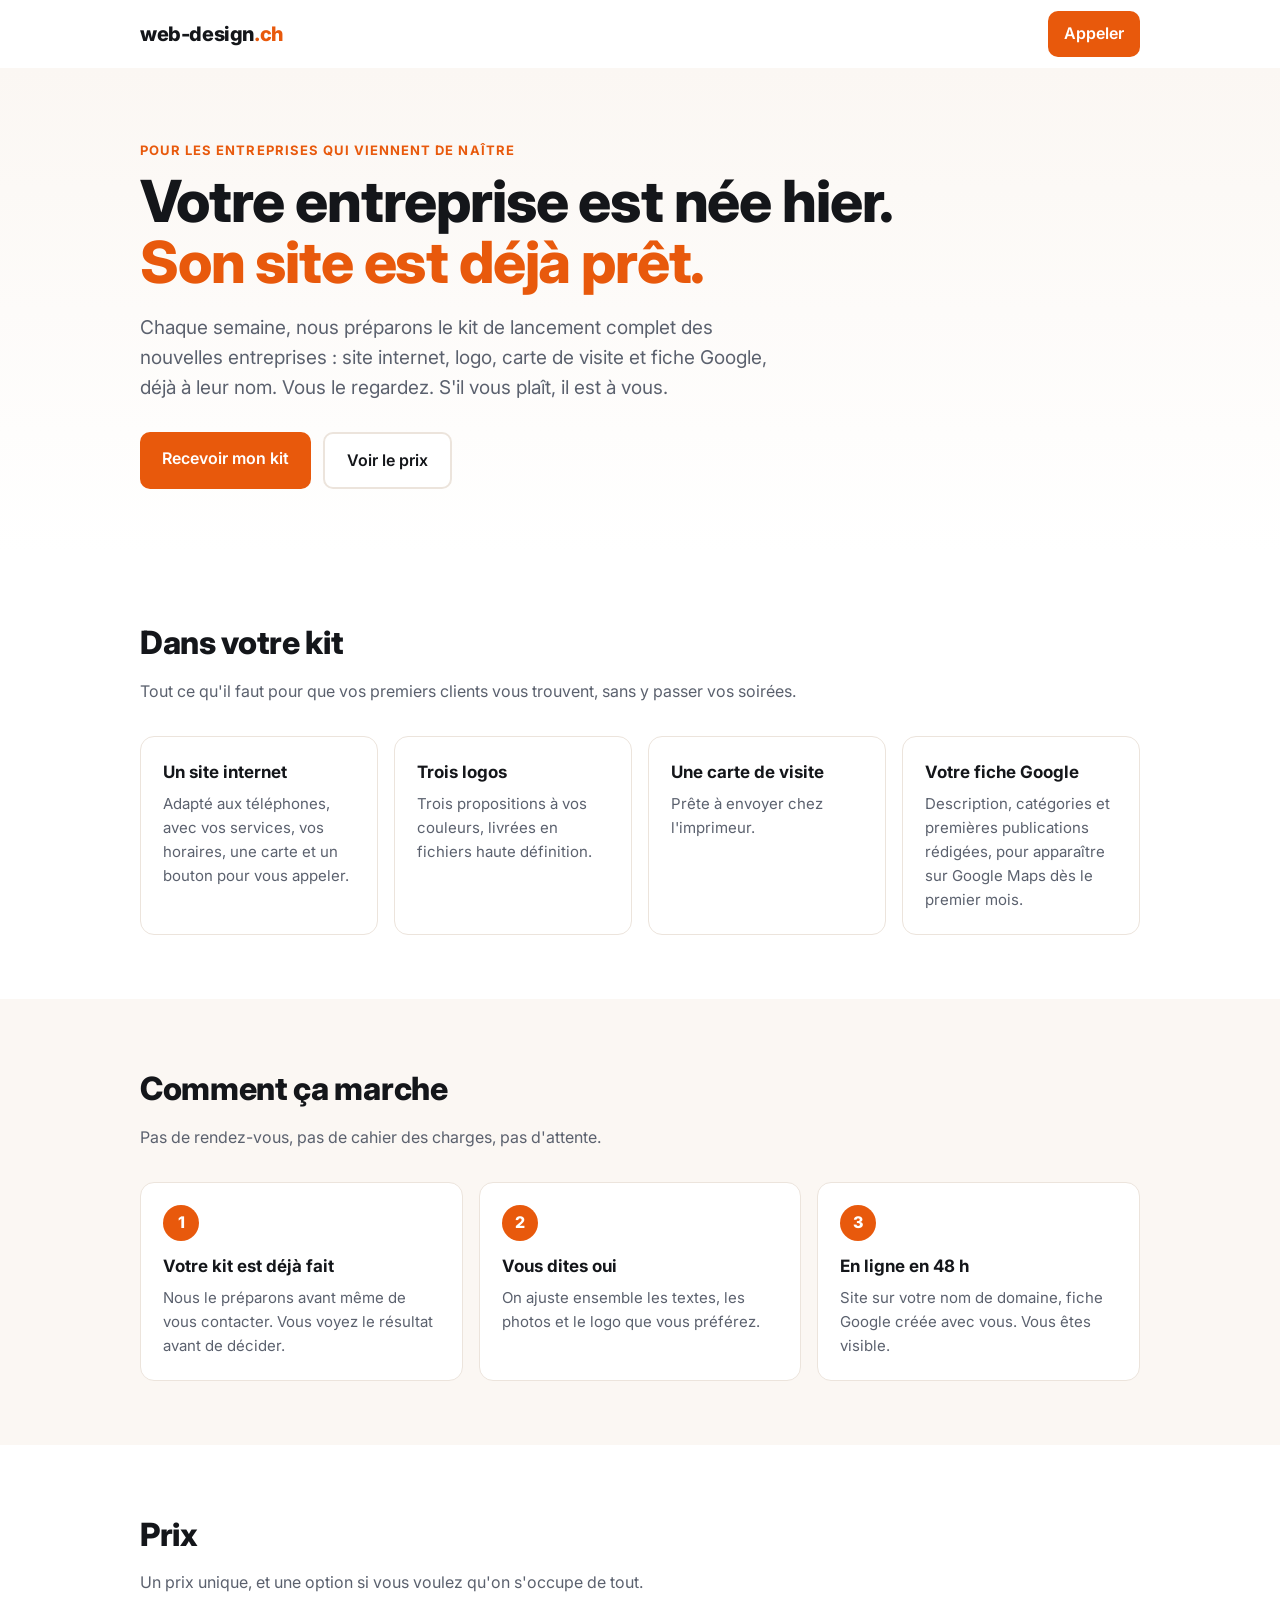
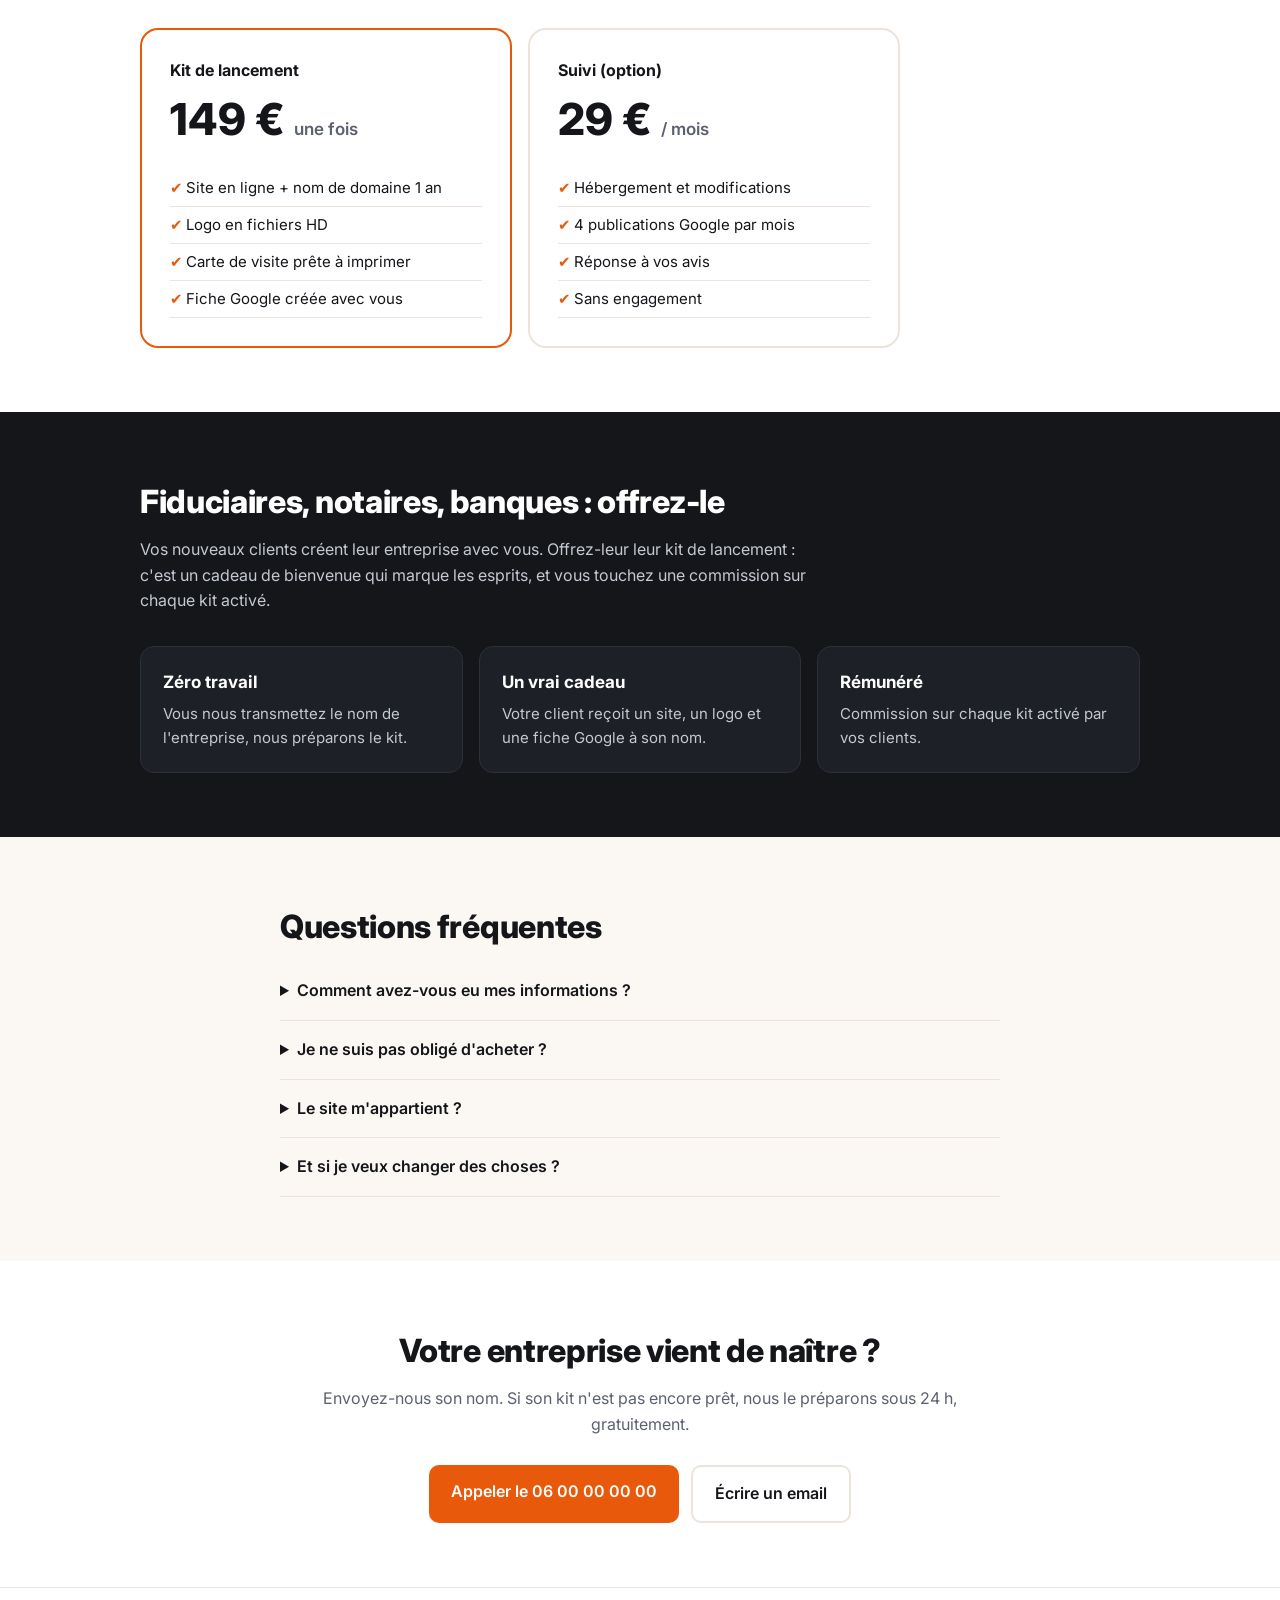
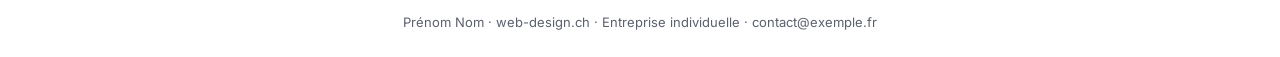
<file: jour-un/agence/index.html>
<!DOCTYPE html>
<html lang="fr">
<head>
<meta charset="utf-8">
<meta name="viewport" content="width=device-width, initial-scale=1">
<title>web-design.ch — le kit de lancement des nouvelles entreprises</title>
<meta name="description" content="Votre entreprise vient de naître ? Site internet, logo, carte de visite et fiche Google : votre kit de lancement est déjà prêt, à votre nom.">
<link rel="preconnect" href="https://fonts.googleapis.com">
<link href="https://fonts.googleapis.com/css2?family=Inter:wght@400;600;800&display=swap" rel="stylesheet">
<style>
:root{--c:#e8590c;--ink:#14161a;--muted:#5b616e;--soft:#fbf7f3;--line:#ece4dc}
*{box-sizing:border-box;margin:0;padding:0}
body{font-family:Inter,system-ui,sans-serif;color:var(--ink);background:#fff;line-height:1.6}
.wrap{max-width:1040px;margin:0 auto;padding:0 20px}
header .wrap{display:flex;justify-content:space-between;align-items:center;height:68px}
.logo{font-weight:800;font-size:20px;letter-spacing:-.02em}.logo span{color:var(--c)}
.btn{display:inline-block;background:var(--c);color:#fff;text-decoration:none;font-weight:600;padding:14px 22px;border-radius:10px}
header .btn{padding:10px 16px;white-space:nowrap}
.btn.ghost{background:#fff;color:var(--ink);border:2px solid var(--line)}
.hero{padding:72px 0 64px;background:linear-gradient(180deg,var(--soft),#fff)}
.hero .sur{color:var(--c);font-weight:700;text-transform:uppercase;letter-spacing:.08em;font-size:13px}
.hero h1{font-size:clamp(34px,5.4vw,58px);line-height:1.05;font-weight:800;max-width:820px;margin:10px 0 0;letter-spacing:-.02em}
.hero h1 em{font-style:normal;color:var(--c)}
.hero p{font-size:19px;color:var(--muted);max-width:640px;margin:20px 0 28px}
.ctas{display:flex;gap:12px;flex-wrap:wrap}
section{padding:64px 0}
h2{font-size:32px;font-weight:800;margin-bottom:10px;letter-spacing:-.01em}
.lead{color:var(--muted);margin-bottom:32px;max-width:680px}
.grid{display:grid;grid-template-columns:repeat(auto-fit,minmax(220px,1fr));gap:16px}
.card{border:1px solid var(--line);border-radius:14px;padding:22px;background:#fff}
.card b{display:block;margin-bottom:6px;font-size:17px}
.card p{color:var(--muted);font-size:15px}
.num{width:36px;height:36px;border-radius:50%;background:var(--c);color:#fff;display:grid;place-items:center;font-weight:800;margin-bottom:12px}
.alt{background:var(--soft)}
.prix{display:grid;grid-template-columns:repeat(auto-fit,minmax(260px,1fr));gap:16px;max-width:760px}
.offre{border:2px solid var(--line);border-radius:18px;padding:28px;background:#fff}
.offre.main{border-color:var(--c)}
.offre .montant{font-size:44px;font-weight:800}.offre .montant small{font-size:17px;color:var(--muted);font-weight:600}
.offre ul{list-style:none;margin:16px 0 0}
.offre li{padding:6px 0;border-bottom:1px solid var(--line);font-size:15px}
.offre li::before{content:"✔ ";color:var(--c);font-weight:800}
details{border-bottom:1px solid var(--line);padding:16px 0}
summary{font-weight:600;cursor:pointer}
details p{color:var(--muted);margin-top:8px}
.partenaires{background:var(--ink);color:#fff}
.partenaires .lead{color:#c4c8d0}
.partenaires .card{background:#1d2026;border-color:#2c3038}
.partenaires .card p{color:#c4c8d0}
.contact{text-align:center}
.contact .lead{margin:0 auto 28px}
.contact .ctas{justify-content:center}
footer{padding:24px 0;color:var(--muted);font-size:13px;text-align:center;border-top:1px solid var(--line)}
</style>
</head>
<body>
<!-- ======= À MODIFIER : tes coordonnées (remplacées automatiquement par la machine) ======= -->
<script>
const MOI = {
  nom: "Prénom Nom",
  telephone: "06 00 00 00 00",
  email: "contact@exemple.fr",
  ville: "ta ville",
  siret: "",
  prix_kit: 149,
  prix_mois: 29,
  devise: "€",
};
</script>
<!-- ======================================================================================= -->

<header><div class="wrap">
  <div class="logo">web-design<span>.ch</span></div>
  <a class="btn" data-tel href="#">Appeler</a>
</div></header>

<section class="hero"><div class="wrap">
  <div class="sur">Pour les entreprises qui viennent de naître</div>
  <h1>Votre entreprise est née hier.<br><em>Son site est déjà prêt.</em></h1>
  <p>Chaque semaine, nous préparons le kit de lancement complet des nouvelles entreprises : site internet, logo, carte de visite et fiche Google, déjà à leur nom. Vous le regardez. S'il vous plaît, il est à vous.</p>
  <div class="ctas">
    <a class="btn" href="#contact">Recevoir mon kit</a>
    <a class="btn ghost" href="#prix">Voir le prix</a>
  </div>
</div></section>

<section><div class="wrap">
  <h2>Dans votre kit</h2>
  <p class="lead">Tout ce qu'il faut pour que vos premiers clients vous trouvent, sans y passer vos soirées.</p>
  <div class="grid">
    <div class="card"><b>Un site internet</b><p>Adapté aux téléphones, avec vos services, vos horaires, une carte et un bouton pour vous appeler.</p></div>
    <div class="card"><b>Trois logos</b><p>Trois propositions à vos couleurs, livrées en fichiers haute définition.</p></div>
    <div class="card"><b>Une carte de visite</b><p>Prête à envoyer chez l'imprimeur.</p></div>
    <div class="card"><b>Votre fiche Google</b><p>Description, catégories et premières publications rédigées, pour apparaître sur Google Maps dès le premier mois.</p></div>
  </div>
</div></section>

<section class="alt"><div class="wrap">
  <h2>Comment ça marche</h2>
  <p class="lead">Pas de rendez-vous, pas de cahier des charges, pas d'attente.</p>
  <div class="grid">
    <div class="card"><div class="num">1</div><b>Votre kit est déjà fait</b><p>Nous le préparons avant même de vous contacter. Vous voyez le résultat avant de décider.</p></div>
    <div class="card"><div class="num">2</div><b>Vous dites oui</b><p>On ajuste ensemble les textes, les photos et le logo que vous préférez.</p></div>
    <div class="card"><div class="num">3</div><b>En ligne en 48 h</b><p>Site sur votre nom de domaine, fiche Google créée avec vous. Vous êtes visible.</p></div>
  </div>
</div></section>

<section id="prix"><div class="wrap">
  <h2>Prix</h2>
  <p class="lead">Un prix unique, et une option si vous voulez qu'on s'occupe de tout.</p>
  <div class="prix">
    <div class="offre main">
      <b>Kit de lancement</b>
      <div class="montant"><span data-prix-kit></span> <small>une fois</small></div>
      <ul><li>Site en ligne + nom de domaine 1 an</li><li>Logo en fichiers HD</li><li>Carte de visite prête à imprimer</li><li>Fiche Google créée avec vous</li></ul>
    </div>
    <div class="offre">
      <b>Suivi (option)</b>
      <div class="montant"><span data-prix-mois></span> <small>/ mois</small></div>
      <ul><li>Hébergement et modifications</li><li>4 publications Google par mois</li><li>Réponse à vos avis</li><li>Sans engagement</li></ul>
    </div>
  </div>
</div></section>

<section class="partenaires"><div class="wrap">
  <h2>Fiduciaires, notaires, banques : offrez-le</h2>
  <p class="lead">Vos nouveaux clients créent leur entreprise avec vous. Offrez-leur leur kit de lancement : c'est un cadeau de bienvenue qui marque les esprits, et vous touchez une commission sur chaque kit activé.</p>
  <div class="grid">
    <div class="card"><b>Zéro travail</b><p>Vous nous transmettez le nom de l'entreprise, nous préparons le kit.</p></div>
    <div class="card"><b>Un vrai cadeau</b><p>Votre client reçoit un site, un logo et une fiche Google à son nom.</p></div>
    <div class="card"><b>Rémunéré</b><p>Commission sur chaque kit activé par vos clients.</p></div>
  </div>
</div></section>

<section class="alt"><div class="wrap" style="max-width:760px">
  <h2>Questions fréquentes</h2>
  <details><summary>Comment avez-vous eu mes informations ?</summary><p>Le nom, l'adresse et l'activité des nouvelles entreprises sont publics : ils sont publiés officiellement par le registre du commerce. Nous ne les utilisons que pour préparer votre kit, et un simple « stop » suffit pour qu'il soit supprimé.</p></details>
  <details><summary>Je ne suis pas obligé d'acheter ?</summary><p>Non. Le kit a été préparé à nos frais. S'il ne vous plaît pas, vous ne payez rien.</p></details>
  <details><summary>Le site m'appartient ?</summary><p>Oui. Le nom de domaine est à votre nom et vous pouvez récupérer les fichiers à tout moment.</p></details>
  <details><summary>Et si je veux changer des choses ?</summary><p>Textes, couleurs, photos, logo : on ajuste ensemble avant la mise en ligne. C'est compris dans le prix.</p></details>
</div></section>

<section id="contact" class="contact"><div class="wrap">
  <h2>Votre entreprise vient de naître ?</h2>
  <p class="lead">Envoyez-nous son nom. Si son kit n'est pas encore prêt, nous le préparons sous 24 h, gratuitement.</p>
  <div class="ctas">
    <a class="btn" data-tel data-tel-num href="#">Appeler</a>
    <a class="btn ghost" data-mail href="#">Écrire un email</a>
  </div>
</div></section>

<footer><span data-nom></span> · web-design.ch · Entreprise individuelle<span data-siret-bloc> · N° <span data-siret></span></span> · <span data-email></span></footer>

<script>
const telLien = "tel:" + MOI.telephone.replace(/\s/g, "");
document.querySelectorAll("[data-tel]").forEach(a => { a.href = telLien; });
document.querySelectorAll("[data-tel-num]").forEach(a => { a.textContent = "Appeler le " + MOI.telephone; });
document.querySelectorAll("[data-mail]").forEach(a => { a.href = "mailto:" + MOI.email + "?subject=" + encodeURIComponent("Mon kit de lancement"); });
document.querySelectorAll("[data-nom]").forEach(e => e.textContent = MOI.nom);
document.querySelectorAll("[data-siret]").forEach(e => e.textContent = MOI.siret);
document.querySelectorAll("[data-siret-bloc]").forEach(e => { e.hidden = !MOI.siret; });
document.querySelectorAll("[data-prix-kit]").forEach(e => e.textContent = MOI.prix_kit + " " + MOI.devise);
document.querySelectorAll("[data-prix-mois]").forEach(e => e.textContent = MOI.prix_mois + " " + MOI.devise);
document.querySelectorAll("[data-email]").forEach(e => e.textContent = MOI.email);
</script>
</body>
</html>
</file>
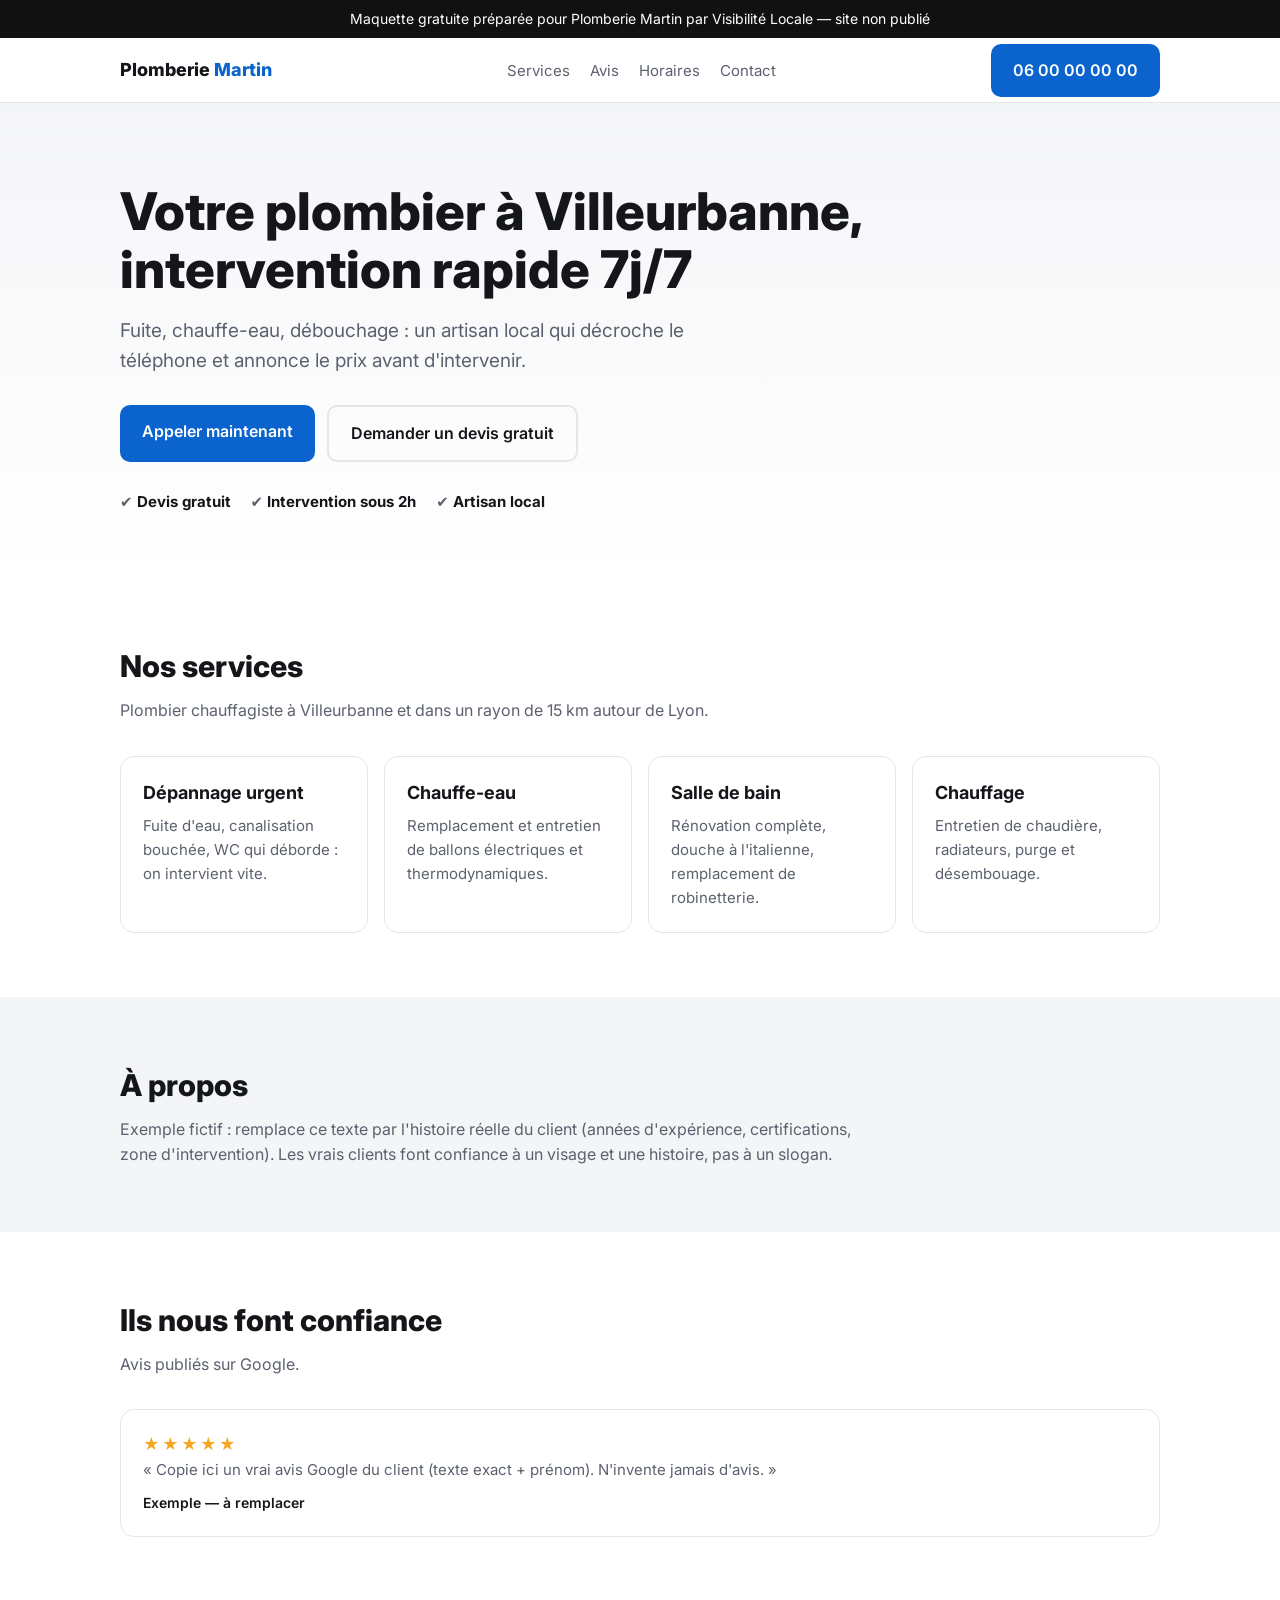
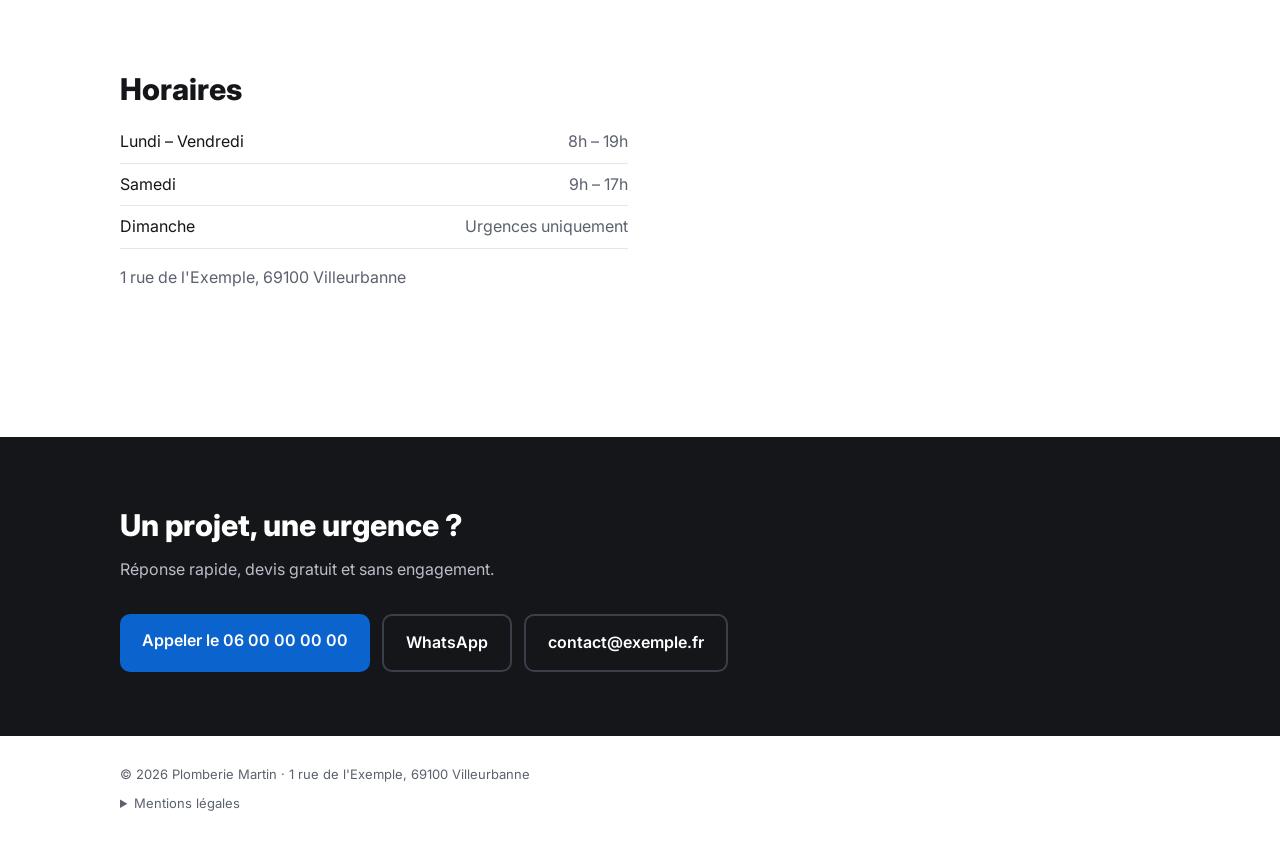
<file: agence-web/sites/exemple-plomberie-martin/index.html>
<!DOCTYPE html>
<html lang="fr">
<head>
<meta charset="utf-8">
<meta name="viewport" content="width=device-width, initial-scale=1">
<title>Plomberie Martin — Plombier chauffagiste à Villeurbanne</title>
<meta name="description" content="Plomberie Martin, Plombier chauffagiste à Villeurbanne et alentours. Fuite, chauffe-eau, débouchage : un artisan local qui décroche le téléphone et annonce le prix avant d&#x27;intervenir. Appelez le 06 00 00 00 00.">
<link rel="preconnect" href="https://fonts.googleapis.com">
<link href="https://fonts.googleapis.com/css2?family=Inter:wght@400;600;800&display=swap" rel="stylesheet">
<script type="application/ld+json">{"@context": "https://schema.org", "@type": "Plumber", "name": "Plomberie Martin", "telephone": "06 00 00 00 00", "email": "contact@exemple.fr", "address": "1 rue de l'Exemple, 69100 Villeurbanne", "areaServed": "Villeurbanne"}</script>
<style>
:root{--c:#0b63ce;--ink:#14161a;--muted:#5b616e;--bg:#ffffff;--soft:#f4f5f7;--line:#e4e6ea}
*{box-sizing:border-box;margin:0;padding:0}
body{font-family:Inter,system-ui,sans-serif;color:var(--ink);background:var(--bg);line-height:1.6}
a{color:inherit}
.wrap{max-width:1080px;margin:0 auto;padding:0 20px}
.maquette{background:#111;color:#fff;text-align:center;font-size:14px;padding:8px 16px}
header{position:sticky;top:0;background:rgba(255,255,255,.95);backdrop-filter:blur(6px);border-bottom:1px solid var(--line);z-index:10}
header .wrap{display:flex;align-items:center;justify-content:space-between;height:64px;gap:12px}
.logo{font-weight:800;font-size:18px;text-decoration:none}
.logo span{color:var(--c)}
nav a{margin-left:20px;text-decoration:none;color:var(--muted);font-size:15px}
.btn{display:inline-block;background:var(--c);color:#fff;text-decoration:none;font-weight:600;padding:14px 22px;border-radius:10px;border:0}
.btn.ghost{background:transparent;color:var(--ink);border:2px solid var(--line)}
.hero{padding:80px 0 64px;background:linear-gradient(180deg,var(--soft),#fff)}
.hero h1{font-size:clamp(32px,5vw,52px);line-height:1.1;font-weight:800;max-width:760px}
.hero p{font-size:19px;color:var(--muted);margin:18px 0 28px;max-width:640px}
.hero .ctas{display:flex;gap:12px;flex-wrap:wrap}
.badges{display:flex;gap:20px;flex-wrap:wrap;margin-top:28px;color:var(--muted);font-size:15px}
.badges b{color:var(--ink)}
section{padding:64px 0}
h2{font-size:30px;font-weight:800;margin-bottom:8px}
.lead{color:var(--muted);margin-bottom:32px}
.grid{display:grid;grid-template-columns:repeat(auto-fit,minmax(240px,1fr));gap:16px}
.card{border:1px solid var(--line);border-radius:14px;padding:22px;background:#fff}
.card h3{font-size:18px;margin-bottom:6px}
.card p{color:var(--muted);font-size:15px}
.alt{background:var(--soft)}
.avis .etoiles{color:#f5a623;letter-spacing:2px}
.avis .auteur{margin-top:10px;font-weight:600;font-size:14px}
.infos{display:grid;grid-template-columns:repeat(auto-fit,minmax(280px,1fr));gap:24px}
table{width:100%;border-collapse:collapse}
td{padding:8px 0;border-bottom:1px solid var(--line)}
td:last-child{text-align:right;color:var(--muted)}
iframe{width:100%;height:300px;border:0;border-radius:14px}
.contact{background:var(--ink);color:#fff}
.contact .lead{color:#b9bec8}
.contact .btn.ghost{color:#fff;border-color:#3a3f4a}
footer{padding:28px 0;font-size:13px;color:var(--muted)}
details{margin-top:8px}
.appel{position:fixed;right:16px;bottom:16px;box-shadow:0 8px 24px rgba(0,0,0,.2);display:none}
@media(max-width:720px){nav,header .btn{display:none}.appel{display:inline-block}section{padding:48px 0}.hero{padding:56px 0 44px}}
</style>
</head>
<body>
<div class="maquette">Maquette gratuite préparée pour Plomberie Martin par Visibilité Locale — site non publié</div>
<header><div class="wrap">
  <a class="logo" href="#">Plomberie <span>Martin</span></a>
  <nav><a href="#services">Services</a><a href="#avis">Avis</a><a href="#infos">Horaires</a><a href="#contact">Contact</a></nav>
  <a class="btn" href="tel:+33600000000">06 00 00 00 00</a>
</div></header>

<section class="hero"><div class="wrap">
  <h1>Votre plombier à Villeurbanne, intervention rapide 7j/7</h1>
  <p>Fuite, chauffe-eau, débouchage : un artisan local qui décroche le téléphone et annonce le prix avant d&#x27;intervenir.</p>
  <div class="ctas">
    <a class="btn" href="tel:+33600000000">Appeler maintenant</a>
    <a class="btn ghost" href="#contact">Demander un devis gratuit</a>
  </div>
  <div class="badges"><span>✔ <b>Devis gratuit</b></span><span>✔ <b>Intervention sous 2h</b></span><span>✔ <b>Artisan local</b></span></div>
</div></section>

<section id="services"><div class="wrap">
  <h2>Nos services</h2>
  <p class="lead">Plombier chauffagiste à Villeurbanne et dans un rayon de 15 km autour de Lyon.</p>
  <div class="grid"><div class="card"><h3>Dépannage urgent</h3><p>Fuite d&#x27;eau, canalisation bouchée, WC qui déborde : on intervient vite.</p></div><div class="card"><h3>Chauffe-eau</h3><p>Remplacement et entretien de ballons électriques et thermodynamiques.</p></div><div class="card"><h3>Salle de bain</h3><p>Rénovation complète, douche à l&#x27;italienne, remplacement de robinetterie.</p></div><div class="card"><h3>Chauffage</h3><p>Entretien de chaudière, radiateurs, purge et désembouage.</p></div></div>
</div></section>

<section class="alt"><div class="wrap">
  <h2>À propos</h2>
  <p class="lead" style="max-width:760px;margin-bottom:0">Exemple fictif : remplace ce texte par l&#x27;histoire réelle du client (années d&#x27;expérience, certifications, zone d&#x27;intervention). Les vrais clients font confiance à un visage et une histoire, pas à un slogan.</p>
</div></section>

<section id="avis" class="avis"><div class="wrap"><h2>Ils nous font confiance</h2><p class="lead">Avis publiés sur Google.</p><div class="grid"><div class="card"><div class="etoiles">★★★★★</div><p>« Copie ici un vrai avis Google du client (texte exact + prénom). N&#x27;invente jamais d&#x27;avis. »</p><div class="auteur">Exemple — à remplacer</div></div></div></div></section>

<section id="infos"><div class="wrap infos">
  <div>
    <h2>Horaires</h2>
    <table><tr><td>Lundi – Vendredi</td><td>8h – 19h</td></tr><tr><td>Samedi</td><td>9h – 17h</td></tr><tr><td>Dimanche</td><td>Urgences uniquement</td></tr></table>
    <p style="margin-top:16px;color:var(--muted)">1 rue de l&#x27;Exemple, 69100 Villeurbanne</p>
  </div>
  <div><iframe loading="lazy" title="Carte" src="https://www.google.com/maps?q=Plomberie+Martin+1+rue+de+l%27Exemple%2C+69100+Villeurbanne&output=embed"></iframe></div>
</div></section>

<section id="contact" class="contact"><div class="wrap">
  <h2>Un projet, une urgence ?</h2>
  <p class="lead">Réponse rapide, devis gratuit et sans engagement.</p>
  <div class="ctas" style="display:flex;gap:12px;flex-wrap:wrap">
    <a class="btn" href="tel:+33600000000">Appeler le 06 00 00 00 00</a>
    <a class="btn ghost" href="https://wa.me/33600000000">WhatsApp</a>
    <a class="btn ghost" href="mailto:contact@exemple.fr?subject=Demande%20de%20devis">contact@exemple.fr</a>
  </div>
</div></section>

<footer><div class="wrap">
  © 2026 Plomberie Martin · 1 rue de l&#x27;Exemple, 69100 Villeurbanne
  <details><summary>Mentions légales</summary>
    <p>Éditeur : Plomberie Martin (exemple) — SIRET à compléter — 1 rue de l&#x27;Exemple, 69100 Villeurbanne — 06 00 00 00 00.<br>
    Directeur de la publication : à compléter.<br>
    Hébergement : Netlify, Inc. — 512 2nd Street, San Francisco, CA 94107, USA.<br>
    Site réalisé par Visibilité Locale.</p>
  </details>
</div></footer>

<a class="btn appel" href="tel:+33600000000">Appeler</a>
</body>
</html>
</file>
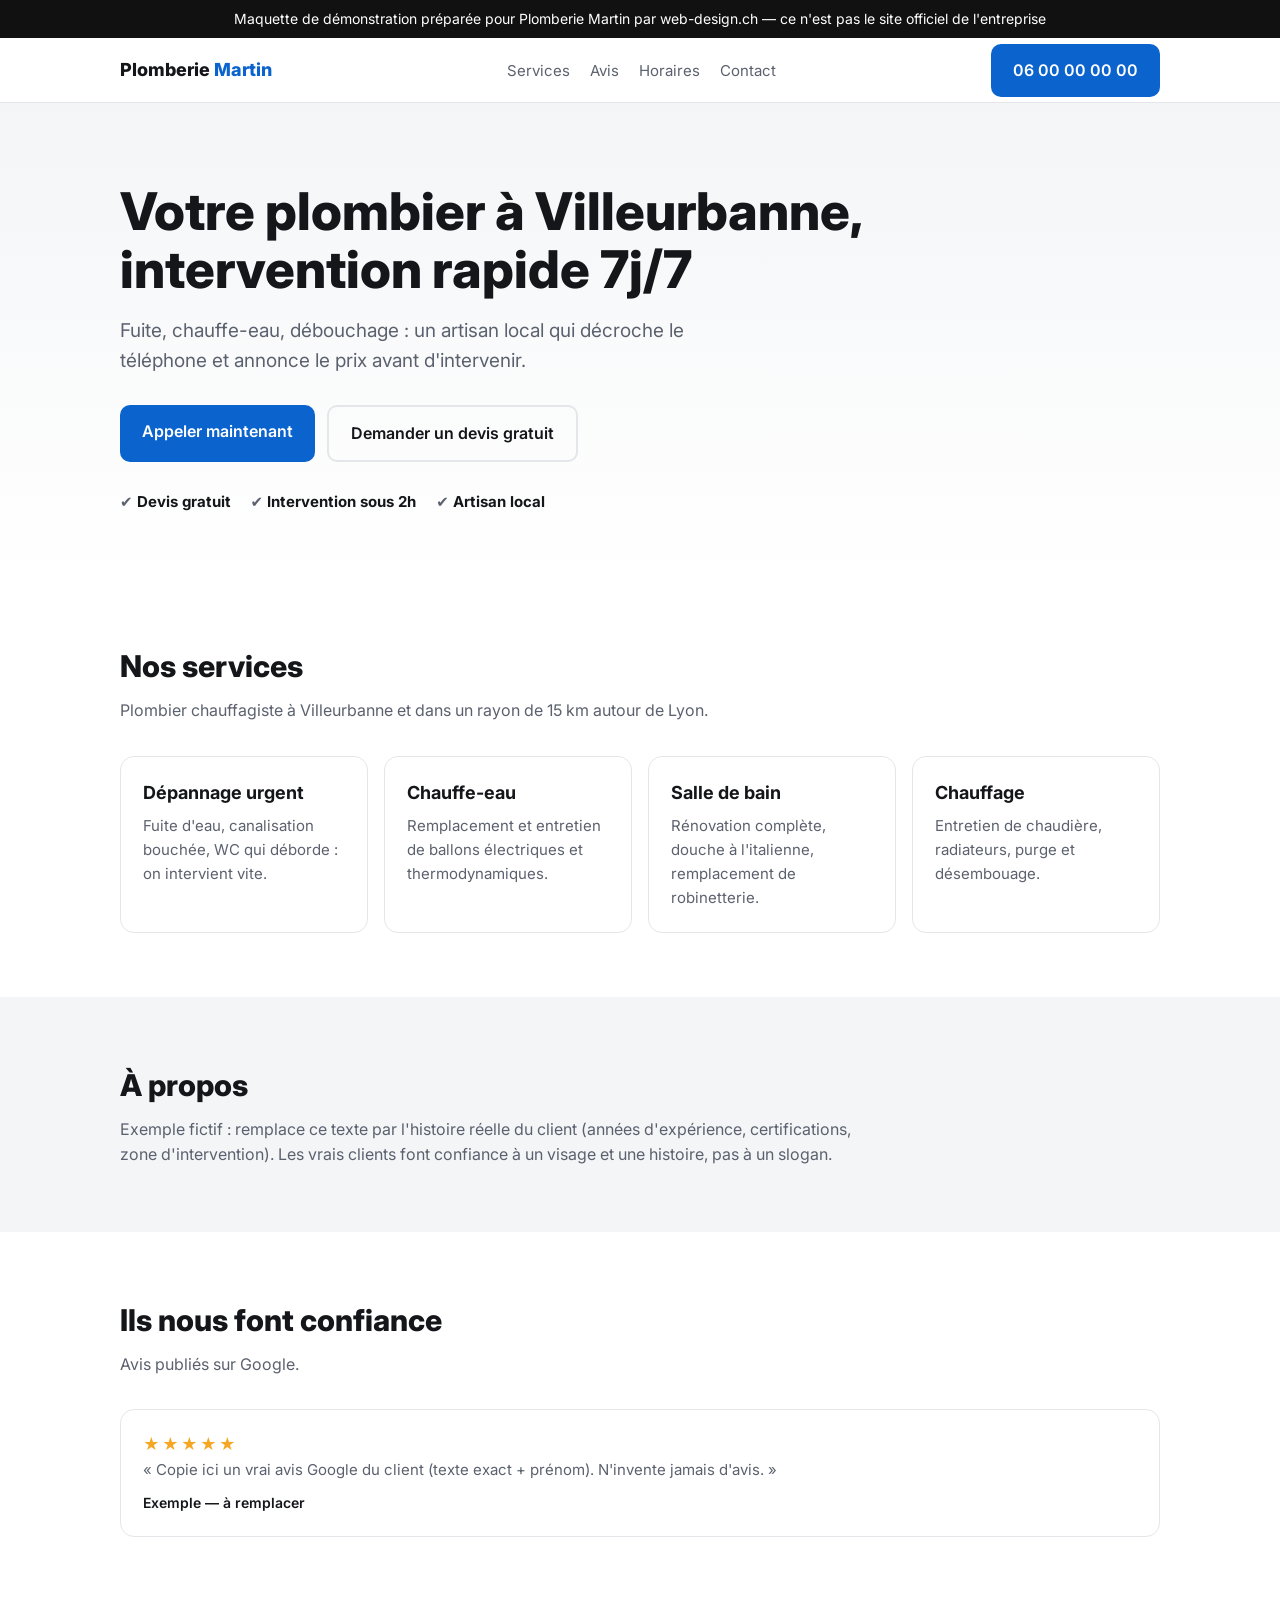
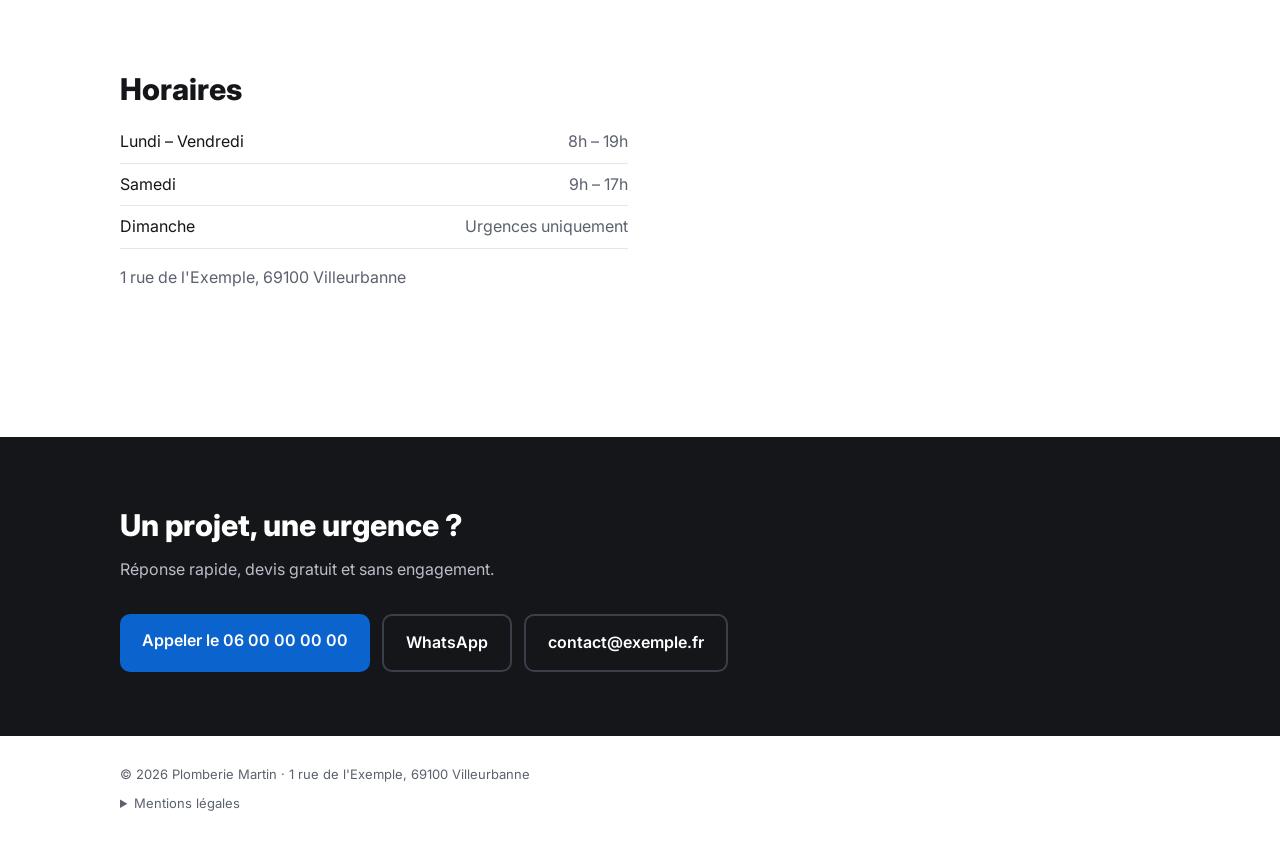
<file: jour-un/sites/exemple-plomberie-martin/index.html>
<!DOCTYPE html>
<html lang="fr">
<head>
<meta charset="utf-8">
<meta name="viewport" content="width=device-width, initial-scale=1">
<meta name="robots" content="noindex, nofollow">
<title>Plomberie Martin — Plombier chauffagiste à Villeurbanne</title>
<meta name="description" content="Plomberie Martin, Plombier chauffagiste à Villeurbanne et alentours. Fuite, chauffe-eau, débouchage : un artisan local qui décroche le téléphone et annonce le prix avant d&#x27;intervenir. Appelez le 06 00 00 00 00.">
<link rel="preconnect" href="https://fonts.googleapis.com">
<link href="https://fonts.googleapis.com/css2?family=Inter:wght@400;600;800&display=swap" rel="stylesheet">
<script type="application/ld+json">{"@context": "https://schema.org", "@type": "Plumber", "name": "Plomberie Martin", "telephone": "06 00 00 00 00", "email": "contact@exemple.fr", "address": "1 rue de l'Exemple, 69100 Villeurbanne", "areaServed": "Villeurbanne"}</script>
<style>
:root{--c:#0b63ce;--ink:#14161a;--muted:#5b616e;--bg:#ffffff;--soft:#f4f5f7;--line:#e4e6ea}
*{box-sizing:border-box;margin:0;padding:0}
body{font-family:Inter,system-ui,sans-serif;color:var(--ink);background:var(--bg);line-height:1.6}
a{color:inherit}
.wrap{max-width:1080px;margin:0 auto;padding:0 20px}
.maquette{background:#111;color:#fff;text-align:center;font-size:14px;padding:8px 16px}
header{position:sticky;top:0;background:rgba(255,255,255,.95);backdrop-filter:blur(6px);border-bottom:1px solid var(--line);z-index:10}
header .wrap{display:flex;align-items:center;justify-content:space-between;height:64px;gap:12px}
.logo{font-weight:800;font-size:18px;text-decoration:none}
.logo span{color:var(--c)}
nav a{margin-left:20px;text-decoration:none;color:var(--muted);font-size:15px}
.btn{display:inline-block;background:var(--c);color:#fff;text-decoration:none;font-weight:600;padding:14px 22px;border-radius:10px;border:0}
.btn.ghost{background:transparent;color:var(--ink);border:2px solid var(--line)}
.hero{padding:80px 0 64px;background:linear-gradient(180deg,var(--soft),#fff)}
.hero h1{font-size:clamp(32px,5vw,52px);line-height:1.1;font-weight:800;max-width:760px}
.hero p{font-size:19px;color:var(--muted);margin:18px 0 28px;max-width:640px}
.hero .ctas{display:flex;gap:12px;flex-wrap:wrap}
.badges{display:flex;gap:20px;flex-wrap:wrap;margin-top:28px;color:var(--muted);font-size:15px}
.badges b{color:var(--ink)}
section{padding:64px 0}
h2{font-size:30px;font-weight:800;margin-bottom:8px}
.lead{color:var(--muted);margin-bottom:32px}
.grid{display:grid;grid-template-columns:repeat(auto-fit,minmax(240px,1fr));gap:16px}
.card{border:1px solid var(--line);border-radius:14px;padding:22px;background:#fff}
.card h3{font-size:18px;margin-bottom:6px}
.card p{color:var(--muted);font-size:15px}
.alt{background:var(--soft)}
.avis .etoiles{color:#f5a623;letter-spacing:2px}
.avis .auteur{margin-top:10px;font-weight:600;font-size:14px}
.infos{display:grid;grid-template-columns:repeat(auto-fit,minmax(280px,1fr));gap:24px}
table{width:100%;border-collapse:collapse}
td{padding:8px 0;border-bottom:1px solid var(--line)}
td:last-child{text-align:right;color:var(--muted)}
iframe{width:100%;height:300px;border:0;border-radius:14px}
.contact{background:var(--ink);color:#fff}
.contact .lead{color:#b9bec8}
.contact .btn.ghost{color:#fff;border-color:#3a3f4a}
footer{padding:28px 0;font-size:13px;color:var(--muted)}
details{margin-top:8px}
.appel{position:fixed;right:16px;bottom:16px;box-shadow:0 8px 24px rgba(0,0,0,.2);display:none}
@media(max-width:720px){nav,header .btn{display:none}.appel{display:inline-block}section{padding:48px 0}.hero{padding:56px 0 44px}}
</style>
</head>
<body>
<div class="maquette">Maquette de démonstration préparée pour Plomberie Martin par web-design.ch — ce n'est pas le site officiel de l'entreprise</div>
<header><div class="wrap">
  <a class="logo" href="#">Plomberie <span>Martin</span></a>
  <nav><a href="#services">Services</a><a href="#avis">Avis</a><a href="#infos">Horaires</a><a href="#contact">Contact</a></nav>
  <a class="btn" href="tel:+33600000000">06 00 00 00 00</a>
</div></header>

<section class="hero"><div class="wrap">
  <h1>Votre plombier à Villeurbanne, intervention rapide 7j/7</h1>
  <p>Fuite, chauffe-eau, débouchage : un artisan local qui décroche le téléphone et annonce le prix avant d&#x27;intervenir.</p>
  <div class="ctas">
    <a class="btn" href="tel:+33600000000">Appeler maintenant</a>
    <a class="btn ghost" href="#contact">Demander un devis gratuit</a>
  </div>
  <div class="badges"><span>✔ <b>Devis gratuit</b></span><span>✔ <b>Intervention sous 2h</b></span><span>✔ <b>Artisan local</b></span></div>
</div></section>

<section id="services"><div class="wrap">
  <h2>Nos services</h2>
  <p class="lead">Plombier chauffagiste à Villeurbanne et dans un rayon de 15 km autour de Lyon.</p>
  <div class="grid"><div class="card"><h3>Dépannage urgent</h3><p>Fuite d&#x27;eau, canalisation bouchée, WC qui déborde : on intervient vite.</p></div><div class="card"><h3>Chauffe-eau</h3><p>Remplacement et entretien de ballons électriques et thermodynamiques.</p></div><div class="card"><h3>Salle de bain</h3><p>Rénovation complète, douche à l&#x27;italienne, remplacement de robinetterie.</p></div><div class="card"><h3>Chauffage</h3><p>Entretien de chaudière, radiateurs, purge et désembouage.</p></div></div>
</div></section>

<section class="alt"><div class="wrap">
  <h2>À propos</h2>
  <p class="lead" style="max-width:760px;margin-bottom:0">Exemple fictif : remplace ce texte par l&#x27;histoire réelle du client (années d&#x27;expérience, certifications, zone d&#x27;intervention). Les vrais clients font confiance à un visage et une histoire, pas à un slogan.</p>
</div></section>

<section id="avis" class="avis"><div class="wrap"><h2>Ils nous font confiance</h2><p class="lead">Avis publiés sur Google.</p><div class="grid"><div class="card"><div class="etoiles">★★★★★</div><p>« Copie ici un vrai avis Google du client (texte exact + prénom). N&#x27;invente jamais d&#x27;avis. »</p><div class="auteur">Exemple — à remplacer</div></div></div></div></section>

<section id="infos"><div class="wrap infos">
  <div>
    <h2>Horaires</h2>
    <table><tr><td>Lundi – Vendredi</td><td>8h – 19h</td></tr><tr><td>Samedi</td><td>9h – 17h</td></tr><tr><td>Dimanche</td><td>Urgences uniquement</td></tr></table>
    <p style="margin-top:16px;color:var(--muted)">1 rue de l&#x27;Exemple, 69100 Villeurbanne</p>
  </div>
  <div><iframe loading="lazy" title="Carte" src="https://www.google.com/maps?q=Plomberie+Martin+1+rue+de+l%27Exemple%2C+69100+Villeurbanne&output=embed"></iframe></div>
</div></section>

<section id="contact" class="contact"><div class="wrap">
  <h2>Un projet, une urgence ?</h2>
  <p class="lead">Réponse rapide, devis gratuit et sans engagement.</p>
  <div class="ctas" style="display:flex;gap:12px;flex-wrap:wrap">
    <a class="btn" href="tel:+33600000000">Appeler le 06 00 00 00 00</a>
    <a class="btn ghost" href="https://wa.me/33600000000">WhatsApp</a>
    <a class="btn ghost" href="mailto:contact@exemple.fr?subject=Demande%20de%20devis">contact@exemple.fr</a>
  </div>
</div></section>

<footer><div class="wrap">
  © 2026 Plomberie Martin · 1 rue de l&#x27;Exemple, 69100 Villeurbanne
  <details><summary>Mentions légales</summary>
    <p>Éditeur : Plomberie Martin (exemple) — N° d'entreprise : à compléter — 1 rue de l&#x27;Exemple, 69100 Villeurbanne — 06 00 00 00 00.<br>
    Directeur de la publication : à compléter.<br>
    Hébergement : Netlify, Inc. — 512 2nd Street, San Francisco, CA 94107, USA.<br>
    Site réalisé par web-design.ch.</p>
  </details>
</div></footer>

<a class="btn appel" href="tel:+33600000000">Appeler</a>
</body>
</html>
</file>
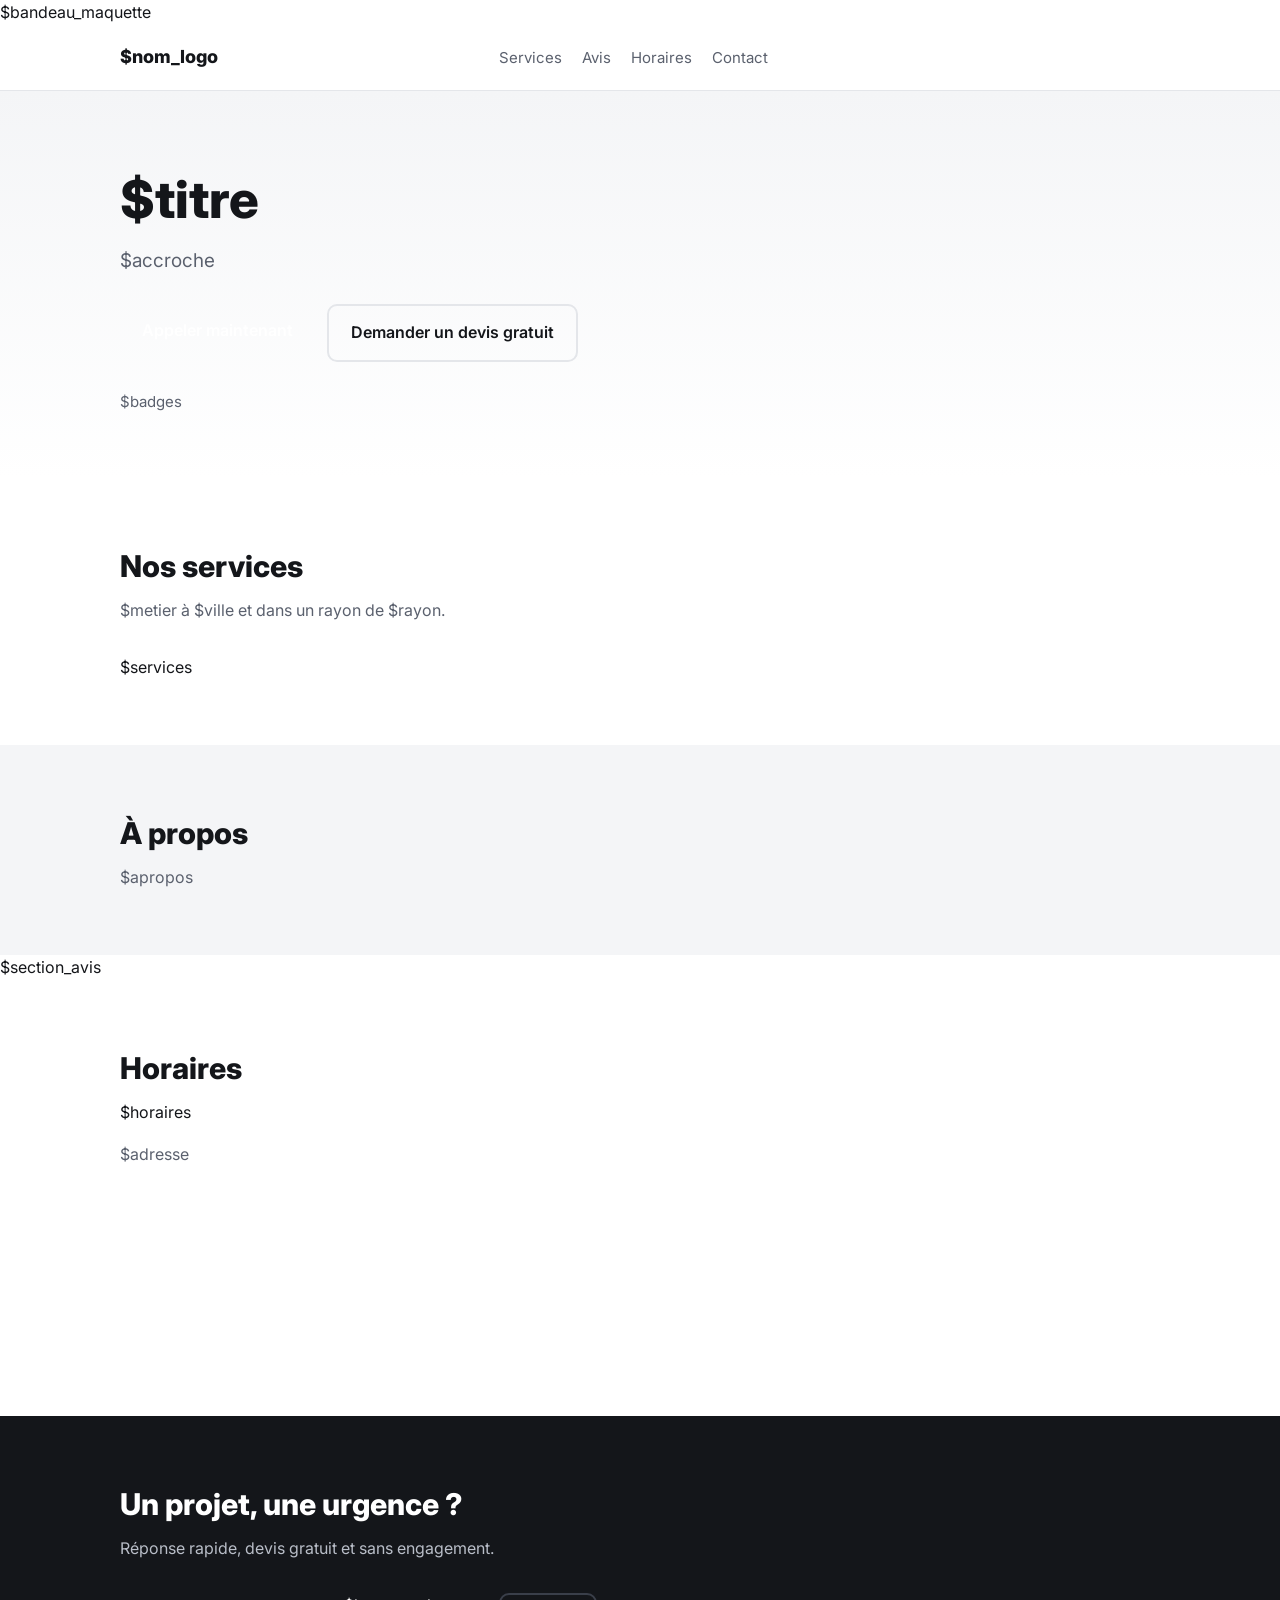
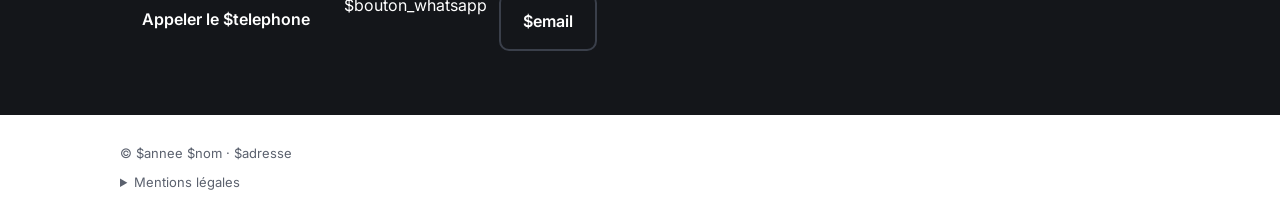
<file: agence-web/generateur/template.html>
<!DOCTYPE html>
<html lang="fr">
<head>
<meta charset="utf-8">
<meta name="viewport" content="width=device-width, initial-scale=1">
<title>$nom — $metier à $ville</title>
<meta name="description" content="$nom, $metier à $ville et alentours. $accroche Appelez le $telephone.">
<link rel="preconnect" href="https://fonts.googleapis.com">
<link href="https://fonts.googleapis.com/css2?family=Inter:wght@400;600;800&display=swap" rel="stylesheet">
<script type="application/ld+json">$jsonld</script>
<style>
:root{--c:$couleur;--ink:#14161a;--muted:#5b616e;--bg:#ffffff;--soft:#f4f5f7;--line:#e4e6ea}
*{box-sizing:border-box;margin:0;padding:0}
body{font-family:Inter,system-ui,sans-serif;color:var(--ink);background:var(--bg);line-height:1.6}
a{color:inherit}
.wrap{max-width:1080px;margin:0 auto;padding:0 20px}
.maquette{background:#111;color:#fff;text-align:center;font-size:14px;padding:8px 16px}
header{position:sticky;top:0;background:rgba(255,255,255,.95);backdrop-filter:blur(6px);border-bottom:1px solid var(--line);z-index:10}
header .wrap{display:flex;align-items:center;justify-content:space-between;height:64px;gap:12px}
.logo{font-weight:800;font-size:18px;text-decoration:none}
.logo span{color:var(--c)}
nav a{margin-left:20px;text-decoration:none;color:var(--muted);font-size:15px}
.btn{display:inline-block;background:var(--c);color:#fff;text-decoration:none;font-weight:600;padding:14px 22px;border-radius:10px;border:0}
.btn.ghost{background:transparent;color:var(--ink);border:2px solid var(--line)}
.hero{padding:80px 0 64px;background:linear-gradient(180deg,var(--soft),#fff)}
.hero h1{font-size:clamp(32px,5vw,52px);line-height:1.1;font-weight:800;max-width:760px}
.hero p{font-size:19px;color:var(--muted);margin:18px 0 28px;max-width:640px}
.hero .ctas{display:flex;gap:12px;flex-wrap:wrap}
.badges{display:flex;gap:20px;flex-wrap:wrap;margin-top:28px;color:var(--muted);font-size:15px}
.badges b{color:var(--ink)}
section{padding:64px 0}
h2{font-size:30px;font-weight:800;margin-bottom:8px}
.lead{color:var(--muted);margin-bottom:32px}
.grid{display:grid;grid-template-columns:repeat(auto-fit,minmax(240px,1fr));gap:16px}
.card{border:1px solid var(--line);border-radius:14px;padding:22px;background:#fff}
.card h3{font-size:18px;margin-bottom:6px}
.card p{color:var(--muted);font-size:15px}
.alt{background:var(--soft)}
.avis .etoiles{color:#f5a623;letter-spacing:2px}
.avis .auteur{margin-top:10px;font-weight:600;font-size:14px}
.infos{display:grid;grid-template-columns:repeat(auto-fit,minmax(280px,1fr));gap:24px}
table{width:100%;border-collapse:collapse}
td{padding:8px 0;border-bottom:1px solid var(--line)}
td:last-child{text-align:right;color:var(--muted)}
iframe{width:100%;height:300px;border:0;border-radius:14px}
.contact{background:var(--ink);color:#fff}
.contact .lead{color:#b9bec8}
.contact .btn.ghost{color:#fff;border-color:#3a3f4a}
footer{padding:28px 0;font-size:13px;color:var(--muted)}
details{margin-top:8px}
.appel{position:fixed;right:16px;bottom:16px;box-shadow:0 8px 24px rgba(0,0,0,.2);display:none}
@media(max-width:720px){nav,header .btn{display:none}.appel{display:inline-block}section{padding:48px 0}.hero{padding:56px 0 44px}}
</style>
</head>
<body>
$bandeau_maquette
<header><div class="wrap">
  <a class="logo" href="#">$nom_logo</a>
  <nav><a href="#services">Services</a><a href="#avis">Avis</a><a href="#infos">Horaires</a><a href="#contact">Contact</a></nav>
  <a class="btn" href="tel:$telephone_lien">$telephone</a>
</div></header>

<section class="hero"><div class="wrap">
  <h1>$titre</h1>
  <p>$accroche</p>
  <div class="ctas">
    <a class="btn" href="tel:$telephone_lien">Appeler maintenant</a>
    <a class="btn ghost" href="#contact">Demander un devis gratuit</a>
  </div>
  <div class="badges">$badges</div>
</div></section>

<section id="services"><div class="wrap">
  <h2>Nos services</h2>
  <p class="lead">$metier à $ville et dans un rayon de $rayon.</p>
  <div class="grid">$services</div>
</div></section>

<section class="alt"><div class="wrap">
  <h2>À propos</h2>
  <p class="lead" style="max-width:760px;margin-bottom:0">$apropos</p>
</div></section>

$section_avis

<section id="infos"><div class="wrap infos">
  <div>
    <h2>Horaires</h2>
    <table>$horaires</table>
    <p style="margin-top:16px;color:var(--muted)">$adresse</p>
  </div>
  <div><iframe loading="lazy" title="Carte" src="https://www.google.com/maps?q=$carte_q&output=embed"></iframe></div>
</div></section>

<section id="contact" class="contact"><div class="wrap">
  <h2>Un projet, une urgence ?</h2>
  <p class="lead">Réponse rapide, devis gratuit et sans engagement.</p>
  <div class="ctas" style="display:flex;gap:12px;flex-wrap:wrap">
    <a class="btn" href="tel:$telephone_lien">Appeler le $telephone</a>
    $bouton_whatsapp
    <a class="btn ghost" href="mailto:$email?subject=Demande%20de%20devis">$email</a>
  </div>
</div></section>

<footer><div class="wrap">
  © $annee $nom · $adresse
  <details><summary>Mentions légales</summary>
    <p>Éditeur : $raison_sociale — SIRET $siret — $adresse — $telephone.<br>
    Directeur de la publication : $responsable.<br>
    Hébergement : $hebergeur.<br>
    Site réalisé par $realise_par.</p>
  </details>
</div></footer>

<a class="btn appel" href="tel:$telephone_lien">Appeler</a>
</body>
</html>
</file>
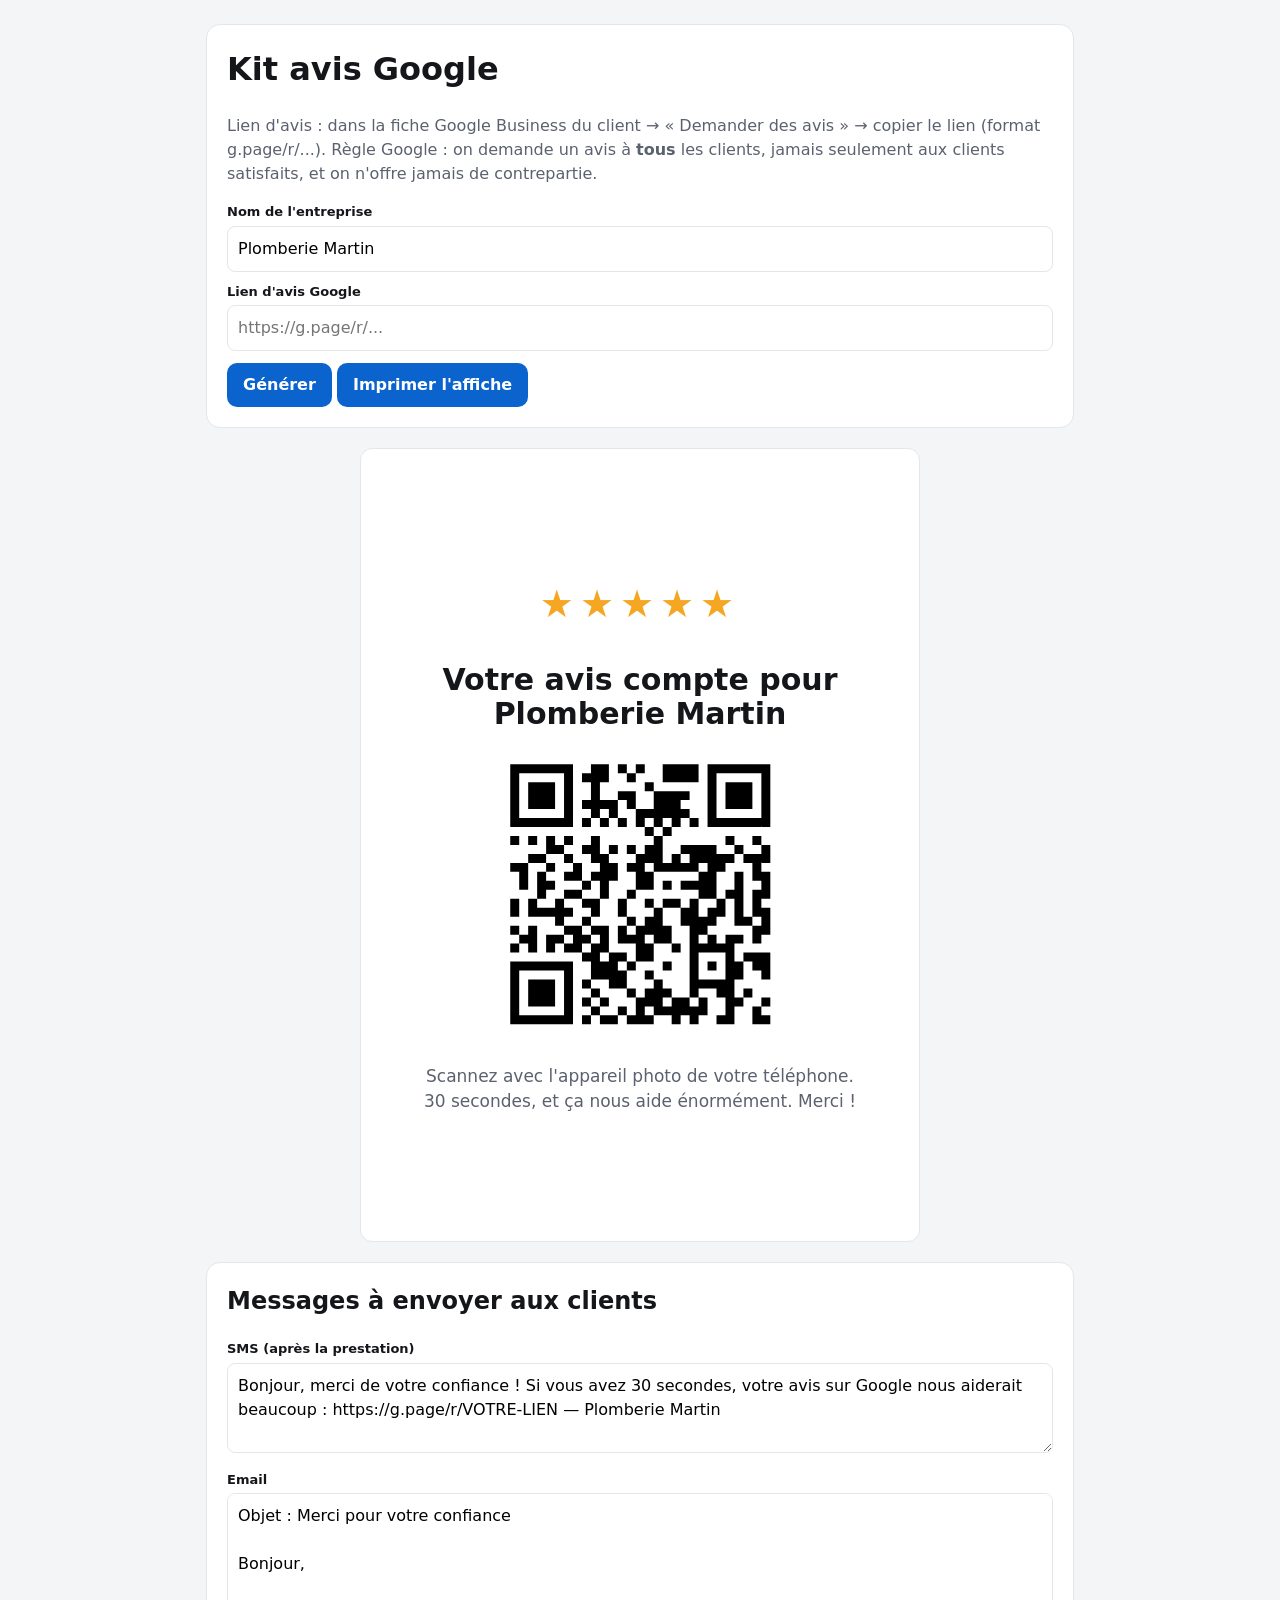
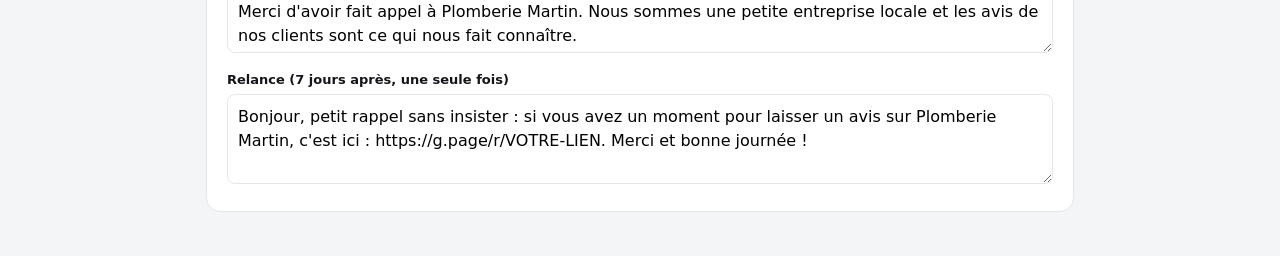
<file: agence-web/outils/kit-avis.html>
<!DOCTYPE html>
<html lang="fr">
<head>
<meta charset="utf-8">
<meta name="viewport" content="width=device-width, initial-scale=1">
<title>Kit avis Google</title>
<script src="qrcode.js"></script>
<style>
:root{--c:#0b63ce;--ink:#14161a;--muted:#5b616e;--line:#e4e6ea;--soft:#f4f5f7}
*{box-sizing:border-box}
body{font-family:system-ui,-apple-system,Segoe UI,sans-serif;color:var(--ink);background:var(--soft);margin:0;line-height:1.5}
.page{max-width:900px;margin:0 auto;padding:24px 16px}
.bloc{background:#fff;border:1px solid var(--line);border-radius:14px;padding:20px;margin-bottom:20px}
label{display:block;font-size:13px;font-weight:600;margin:10px 0 4px}
input{width:100%;padding:10px;border:1px solid var(--line);border-radius:8px;font:inherit}
button{background:var(--c);color:#fff;border:0;border-radius:10px;padding:10px 16px;font:inherit;font-weight:600;cursor:pointer;margin-top:12px}
.affiche{width:148mm;min-height:210mm;margin:0 auto;background:#fff;border:1px solid var(--line);border-radius:12px;padding:14mm;text-align:center;display:flex;flex-direction:column;justify-content:center;gap:8mm}
.affiche h1{font-size:30px;margin:0;line-height:1.15}
.affiche .etoiles{font-size:38px;color:#f5a623;letter-spacing:6px}
.affiche .qr svg{width:70mm;height:70mm}
.affiche p{margin:0;color:var(--muted);font-size:17px}
textarea{width:100%;min-height:90px;padding:10px;border:1px solid var(--line);border-radius:8px;font:inherit}
@media print{body{background:#fff}.no-print{display:none}.page{padding:0}.affiche{border:0}}
</style>
</head>
<body>
<div class="page">
  <div class="bloc no-print">
    <h1 style="margin-top:0">Kit avis Google</h1>
    <p style="color:var(--muted)">Lien d'avis : dans la fiche Google Business du client → « Demander des avis » → copier le lien (format g.page/r/...).
      Règle Google : on demande un avis à <b>tous</b> les clients, jamais seulement aux clients satisfaits, et on n'offre jamais de contrepartie.</p>
    <label>Nom de l'entreprise</label><input id="nom" value="Plomberie Martin">
    <label>Lien d'avis Google</label><input id="lien" placeholder="https://g.page/r/...">
    <button onclick="maj()">Générer</button> <button onclick="window.print()">Imprimer l'affiche</button>
  </div>

  <div class="affiche">
    <div class="etoiles">★★★★★</div>
    <h1>Votre avis compte pour <span id="a-nom"></span></h1>
    <div class="qr" id="qr"></div>
    <p>Scannez avec l'appareil photo de votre téléphone.<br>30 secondes, et ça nous aide énormément. Merci !</p>
  </div>

  <div class="bloc no-print" style="margin-top:20px">
    <h2 style="margin-top:0">Messages à envoyer aux clients</h2>
    <label>SMS (après la prestation)</label><textarea id="sms"></textarea>
    <label>Email</label><textarea id="mail" style="min-height:160px"></textarea>
    <label>Relance (7 jours après, une seule fois)</label><textarea id="relance"></textarea>
  </div>
</div>
<script>
function maj() {
  const nom = document.getElementById('nom').value.trim() || 'nous';
  const lien = document.getElementById('lien').value.trim() || 'https://g.page/r/VOTRE-LIEN';
  document.getElementById('a-nom').textContent = nom;
  const qr = qrcode(0, 'M');
  qr.addData(lien);
  qr.make();
  document.getElementById('qr').innerHTML = qr.createSvgTag({cellSize: 8, margin: 2, scalable: true});
  document.getElementById('sms').value =
    `Bonjour, merci de votre confiance ! Si vous avez 30 secondes, votre avis sur Google nous aiderait beaucoup : ${lien} — ${nom}`;
  document.getElementById('mail').value =
    `Objet : Merci pour votre confiance\n\nBonjour,\n\nMerci d'avoir fait appel à ${nom}. Nous sommes une petite entreprise locale et les avis de nos clients sont ce qui nous fait connaître.\n\nSi vous avez 30 secondes, pourriez-vous partager votre expérience sur Google ?\n${lien}\n\nMerci beaucoup,\n${nom}`;
  document.getElementById('relance').value =
    `Bonjour, petit rappel sans insister : si vous avez un moment pour laisser un avis sur ${nom}, c'est ici : ${lien}. Merci et bonne journée !`;
}
maj();
</script>
</body>
</html>
</file>
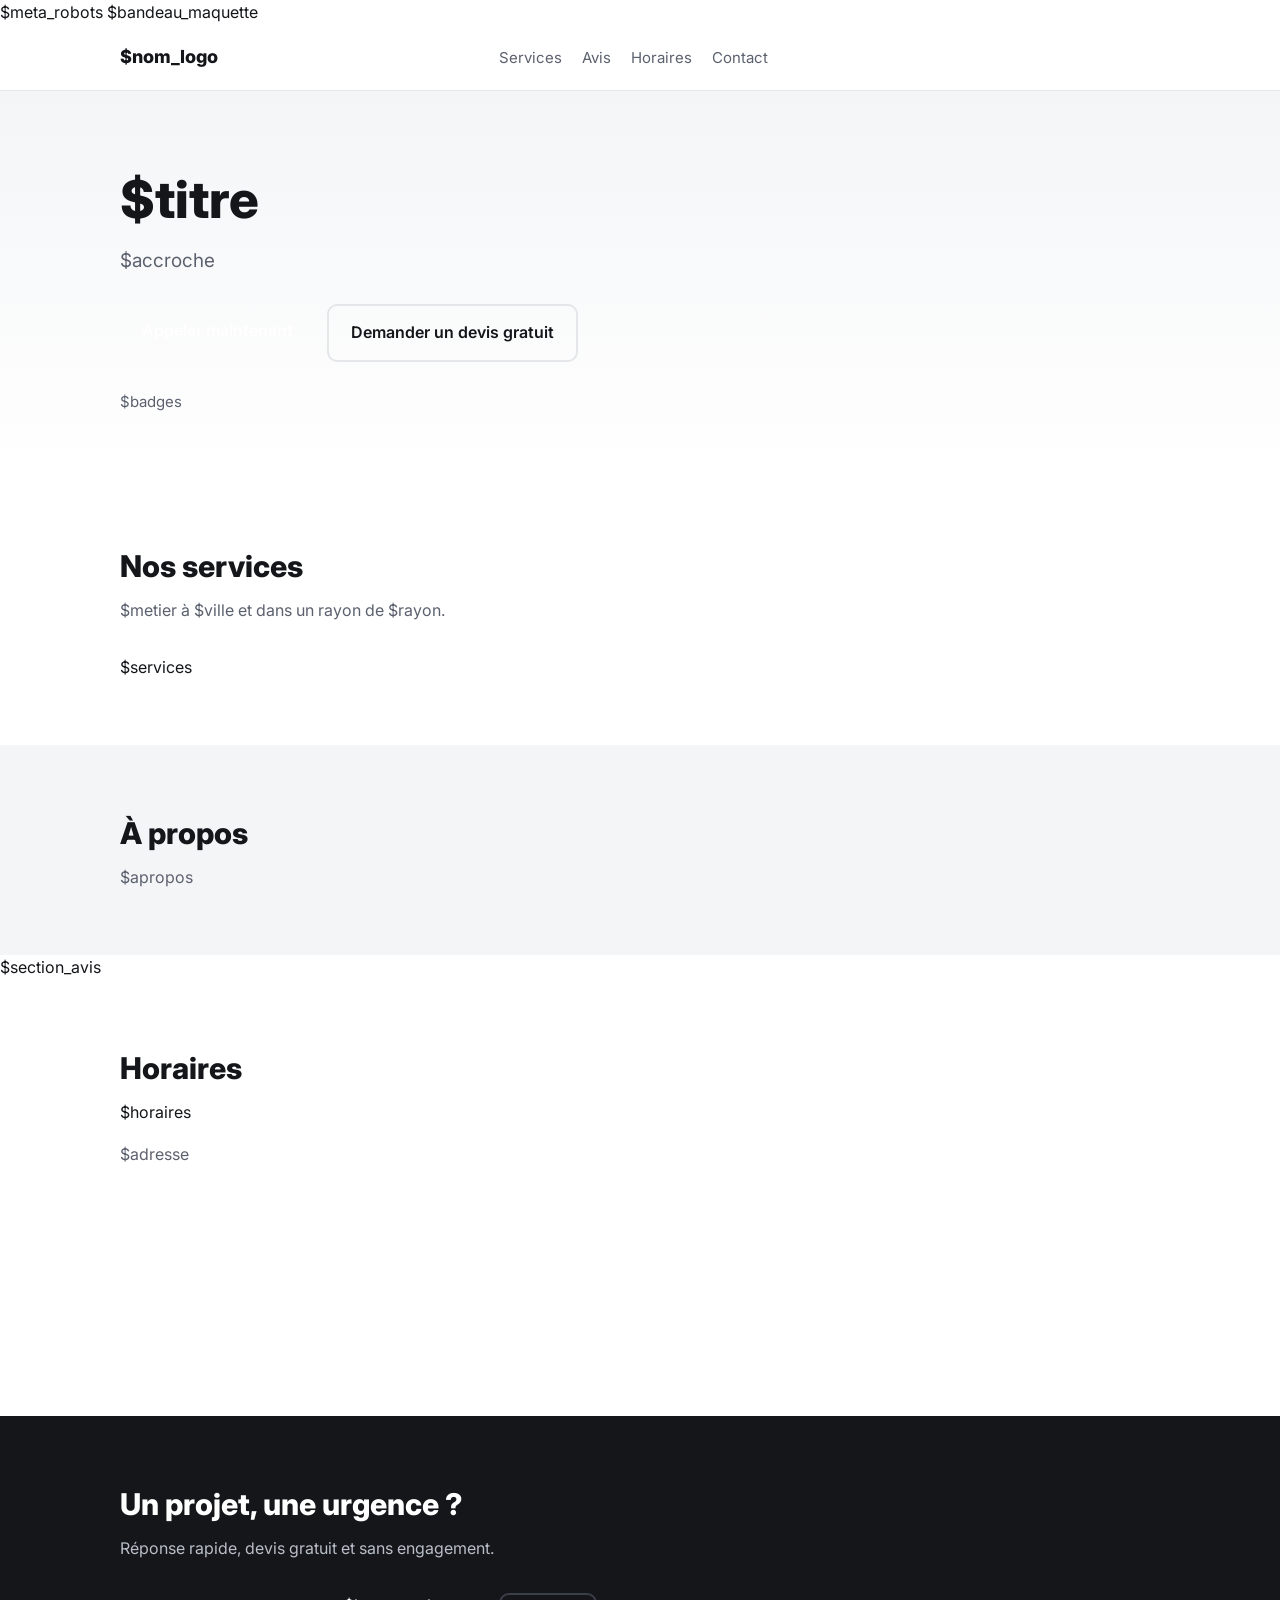
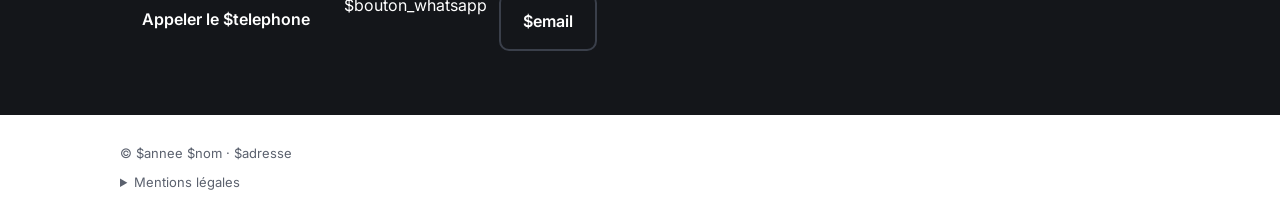
<file: jour-un/generateur/template.html>
<!DOCTYPE html>
<html lang="fr">
<head>
<meta charset="utf-8">
<meta name="viewport" content="width=device-width, initial-scale=1">
$meta_robots
<title>$nom — $metier à $ville</title>
<meta name="description" content="$nom, $metier à $ville et alentours. $accroche Appelez le $telephone.">
<link rel="preconnect" href="https://fonts.googleapis.com">
<link href="https://fonts.googleapis.com/css2?family=Inter:wght@400;600;800&display=swap" rel="stylesheet">
<script type="application/ld+json">$jsonld</script>
<style>
:root{--c:$couleur;--ink:#14161a;--muted:#5b616e;--bg:#ffffff;--soft:#f4f5f7;--line:#e4e6ea}
*{box-sizing:border-box;margin:0;padding:0}
body{font-family:Inter,system-ui,sans-serif;color:var(--ink);background:var(--bg);line-height:1.6}
a{color:inherit}
.wrap{max-width:1080px;margin:0 auto;padding:0 20px}
.maquette{background:#111;color:#fff;text-align:center;font-size:14px;padding:8px 16px}
header{position:sticky;top:0;background:rgba(255,255,255,.95);backdrop-filter:blur(6px);border-bottom:1px solid var(--line);z-index:10}
header .wrap{display:flex;align-items:center;justify-content:space-between;height:64px;gap:12px}
.logo{font-weight:800;font-size:18px;text-decoration:none}
.logo span{color:var(--c)}
nav a{margin-left:20px;text-decoration:none;color:var(--muted);font-size:15px}
.btn{display:inline-block;background:var(--c);color:#fff;text-decoration:none;font-weight:600;padding:14px 22px;border-radius:10px;border:0}
.btn.ghost{background:transparent;color:var(--ink);border:2px solid var(--line)}
.hero{padding:80px 0 64px;background:linear-gradient(180deg,var(--soft),#fff)}
.hero h1{font-size:clamp(32px,5vw,52px);line-height:1.1;font-weight:800;max-width:760px}
.hero p{font-size:19px;color:var(--muted);margin:18px 0 28px;max-width:640px}
.hero .ctas{display:flex;gap:12px;flex-wrap:wrap}
.badges{display:flex;gap:20px;flex-wrap:wrap;margin-top:28px;color:var(--muted);font-size:15px}
.badges b{color:var(--ink)}
section{padding:64px 0}
h2{font-size:30px;font-weight:800;margin-bottom:8px}
.lead{color:var(--muted);margin-bottom:32px}
.grid{display:grid;grid-template-columns:repeat(auto-fit,minmax(240px,1fr));gap:16px}
.card{border:1px solid var(--line);border-radius:14px;padding:22px;background:#fff}
.card h3{font-size:18px;margin-bottom:6px}
.card p{color:var(--muted);font-size:15px}
.alt{background:var(--soft)}
.avis .etoiles{color:#f5a623;letter-spacing:2px}
.avis .auteur{margin-top:10px;font-weight:600;font-size:14px}
.infos{display:grid;grid-template-columns:repeat(auto-fit,minmax(280px,1fr));gap:24px}
table{width:100%;border-collapse:collapse}
td{padding:8px 0;border-bottom:1px solid var(--line)}
td:last-child{text-align:right;color:var(--muted)}
iframe{width:100%;height:300px;border:0;border-radius:14px}
.contact{background:var(--ink);color:#fff}
.contact .lead{color:#b9bec8}
.contact .btn.ghost{color:#fff;border-color:#3a3f4a}
footer{padding:28px 0;font-size:13px;color:var(--muted)}
details{margin-top:8px}
.appel{position:fixed;right:16px;bottom:16px;box-shadow:0 8px 24px rgba(0,0,0,.2);display:none}
@media(max-width:720px){nav,header .btn{display:none}.appel{display:inline-block}section{padding:48px 0}.hero{padding:56px 0 44px}}
</style>
</head>
<body>
$bandeau_maquette
<header><div class="wrap">
  <a class="logo" href="#">$nom_logo</a>
  <nav><a href="#services">Services</a><a href="#avis">Avis</a><a href="#infos">Horaires</a><a href="#contact">Contact</a></nav>
  <a class="btn" href="tel:$telephone_lien">$telephone</a>
</div></header>

<section class="hero"><div class="wrap">
  <h1>$titre</h1>
  <p>$accroche</p>
  <div class="ctas">
    <a class="btn" href="tel:$telephone_lien">Appeler maintenant</a>
    <a class="btn ghost" href="#contact">Demander un devis gratuit</a>
  </div>
  <div class="badges">$badges</div>
</div></section>

<section id="services"><div class="wrap">
  <h2>Nos services</h2>
  <p class="lead">$metier à $ville et dans un rayon de $rayon.</p>
  <div class="grid">$services</div>
</div></section>

<section class="alt"><div class="wrap">
  <h2>À propos</h2>
  <p class="lead" style="max-width:760px;margin-bottom:0">$apropos</p>
</div></section>

$section_avis

<section id="infos"><div class="wrap infos">
  <div>
    <h2>Horaires</h2>
    <table>$horaires</table>
    <p style="margin-top:16px;color:var(--muted)">$adresse</p>
  </div>
  <div><iframe loading="lazy" title="Carte" src="https://www.google.com/maps?q=$carte_q&output=embed"></iframe></div>
</div></section>

<section id="contact" class="contact"><div class="wrap">
  <h2>Un projet, une urgence ?</h2>
  <p class="lead">Réponse rapide, devis gratuit et sans engagement.</p>
  <div class="ctas" style="display:flex;gap:12px;flex-wrap:wrap">
    <a class="btn" href="tel:$telephone_lien">Appeler le $telephone</a>
    $bouton_whatsapp
    <a class="btn ghost" href="mailto:$email?subject=Demande%20de%20devis">$email</a>
  </div>
</div></section>

<footer><div class="wrap">
  © $annee $nom · $adresse
  <details><summary>Mentions légales</summary>
    <p>Éditeur : $raison_sociale — N° d'entreprise : $siret — $adresse — $telephone.<br>
    Directeur de la publication : $responsable.<br>
    Hébergement : $hebergeur.<br>
    Site réalisé par $realise_par.</p>
  </details>
</div></footer>

<a class="btn appel" href="tel:$telephone_lien">Appeler</a>
</body>
</html>
</file>
